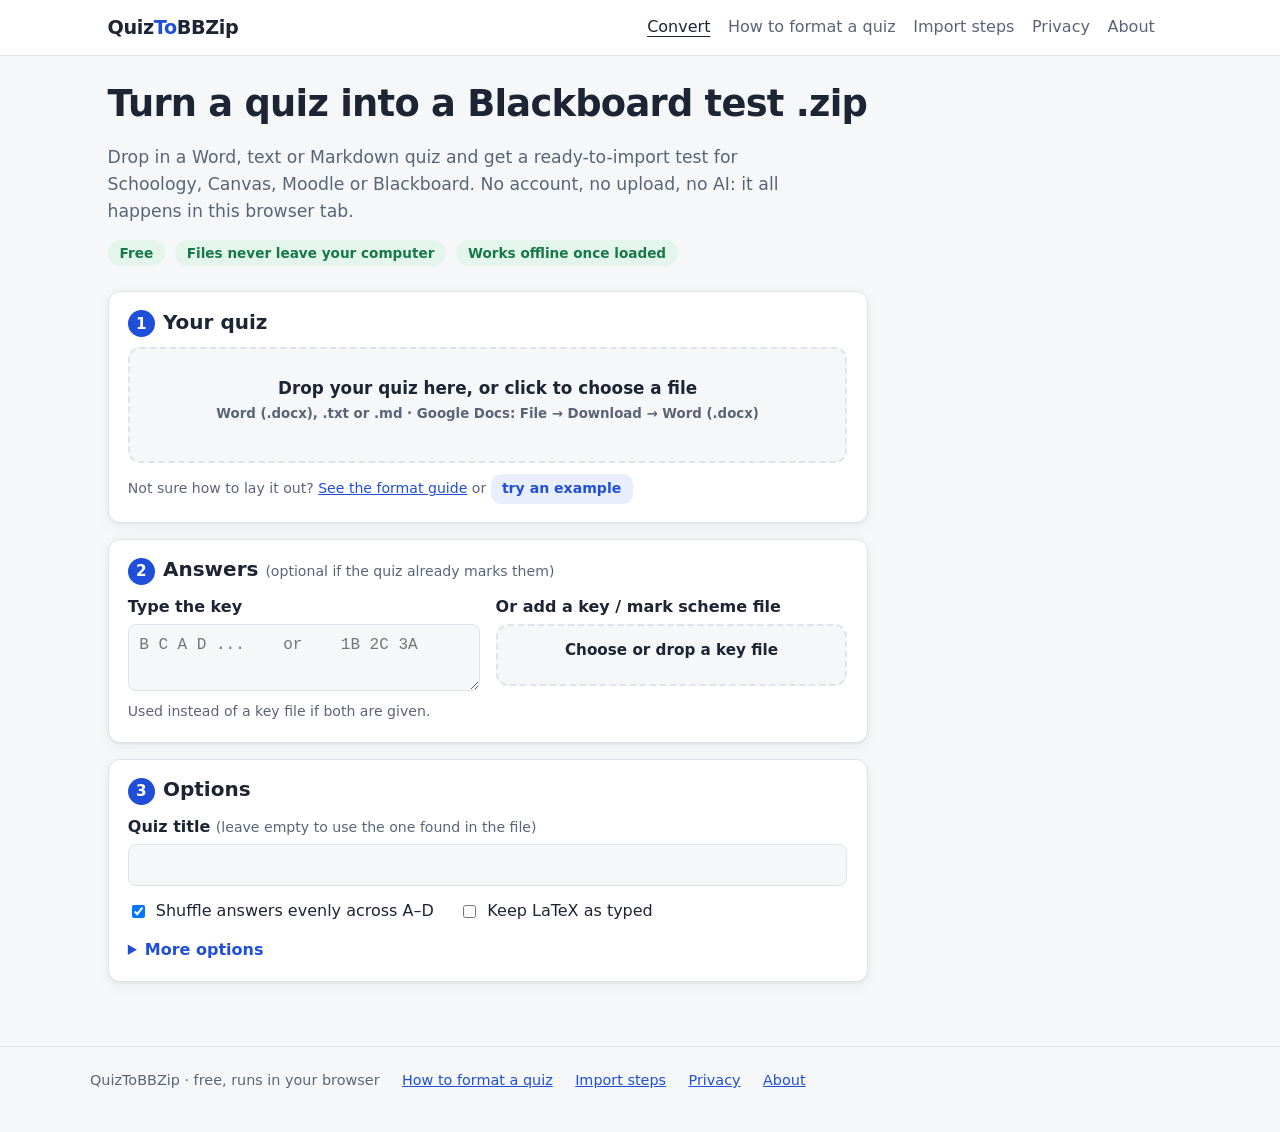
<file: index.html>
<!DOCTYPE html>
<html lang="en">
<head>
<meta charset="utf-8">
<meta name="viewport" content="width=device-width, initial-scale=1">
<title>QuizToBBZip - turn a Word quiz into a Blackboard test .zip for Schoology, Canvas and Moodle</title>
<meta name="description" content="Free quiz converter that runs in your browser. Drop in a Word, text or Markdown quiz and download a Blackboard test .zip for Schoology, Canvas, Moodle or Blackboard.">
<meta name="color-scheme" content="light dark">
<link rel="icon" href="data:image/svg+xml,%3Csvg xmlns=%27http://www.w3.org/2000/svg%27 viewBox=%270 0 32 32%27%3E%3Crect width=%2732%27 height=%2732%27 rx=%277%27 fill=%27%231f4fd8%27/%3E%3Cpath d=%27M9 17l5 5 9-12%27 stroke=%27white%27 stroke-width=%273.5%27 fill=%27none%27 stroke-linecap=%27round%27 stroke-linejoin=%27round%27/%3E%3C/svg%3E">
<link rel="stylesheet" href="style.css">
</head>
<body>
<a class="skip" href="#main">Skip to content</a>
<header class="site-header"><div class="bar"><a class="logo" href="index.html">Quiz<span>To</span>BBZip</a><nav aria-label="Main"><a href="index.html" aria-current="page">Convert</a><a href="how-to.html">How to format a quiz</a><a href="import.html">Import steps</a><a href="privacy.html">Privacy</a><a href="about.html">About</a></nav></div></header>
<div class="ad-slot ad-header" data-slot="header" hidden><span class="ad-label">Advertisement</span></div>
<div class="wrap with-side">
<main id="main" class="prose">

<h1>Turn a quiz into a Blackboard test .zip</h1>
<p class="lede">Drop in a Word, text or Markdown quiz and get a ready-to-import test for Schoology, Canvas, Moodle or Blackboard. No account, no upload, no AI: it all happens in this browser tab.</p>
<ul class="badges"><li>Free</li><li>Files never leave your computer</li><li>Works offline once loaded</li></ul>

<div id="error" class="msg err" role="alert" hidden></div>

<section class="card" aria-labelledby="s1">
  <h2 id="s1"><span class="step">1</span>Your quiz</h2>
  <label class="drop" id="quizDrop">
    <input type="file" id="quizInput" accept=".docx,.txt,.md,.text">
    <strong>Drop your quiz here, or click to choose a file</strong>
    <small>Word (.docx), .txt or .md &middot; Google Docs: File &rarr; Download &rarr; Word (.docx)</small>
    <div class="filechip" id="quizChip" aria-live="polite"></div>
  </label>
  <p class="hint" style="margin:.7rem 0 0">Not sure how to lay it out? <a href="how-to.html">See the format guide</a> or <button type="button" class="secondary" id="trySample" style="padding:.25rem .7rem;font-weight:600">try an example</button></p>
</section>

<section class="card" aria-labelledby="s2">
  <h2 id="s2"><span class="step">2</span>Answers <span class="hint">(optional if the quiz already marks them)</span></h2>
  <div class="grid2">
    <div>
      <label for="keyText">Type the key</label>
      <textarea id="keyText" rows="2" placeholder="B C A D ...    or    1B 2C 3A" spellcheck="false"></textarea>
      <span class="hint">Used instead of a key file if both are given.</span>
    </div>
    <div>
      <label for="keyInput">Or add a key / mark scheme file</label>
      <label class="drop" id="keyDrop" style="padding:.8rem .6rem">
        <input type="file" id="keyInput" accept=".docx,.txt,.md,.text">
        <strong style="font-size:.95rem">Choose or drop a key file</strong>
        <div class="filechip" id="keyChip" aria-live="polite"></div>
      </label>
      <button type="button" class="secondary" id="clearKey" hidden style="margin-top:.4rem;padding:.25rem .7rem;font-weight:600">Remove key file</button>
    </div>
  </div>
</section>

<section class="card" aria-labelledby="s3">
  <h2 id="s3"><span class="step">3</span>Options</h2>
  <label for="title">Quiz title <span class="hint">(leave empty to use the one found in the file)</span></label>
  <input type="text" id="title" autocomplete="off">
  <div class="checks">
    <label><input type="checkbox" id="shuffle" checked> Shuffle answers evenly across A&ndash;D</label>
    <label><input type="checkbox" id="keepLatex"> Keep LaTeX as typed</label>
  </div>
  <details class="more">
    <summary>More options</summary>
    <div class="grid2">
      <div><label for="points">Points per multiple-choice question</label><input type="number" id="points" value="1" min="0.5" step="0.5"></div>
      <div><label for="seed">Shuffle seed <span class="hint">(change it for a different order)</span></label><input type="number" id="seed" value="1" step="1"></div>
    </div>
    <div style="margin-top:.8rem"><label for="instructions">Instructions shown at the start of the quiz</label><textarea id="instructions" rows="2"></textarea></div>
    <div class="checks"><label><input type="checkbox" id="packFigures" checked> Pack pictures inside the Blackboard .zip</label></div>
  </details>
</section>

<section id="results" class="card" aria-labelledby="s4" aria-live="polite" hidden>
  <h2 id="s4"><span class="step">4</span>What was found</h2>
  <div class="summary" id="summary"></div>
  <div id="warnings" class="msg warn" hidden></div>
  <div id="missingBox" class="msg warn" hidden>
    <strong><span id="missingCount">0</span> multiple-choice question(s) have no answer yet</strong> (red rows below). Add them in the key box above, or tick the box to build anyway (they become answer A and you fix them in your LMS).
    <label style="font-weight:500;margin-top:.4rem;display:flex;gap:.5rem;align-items:center"><input type="checkbox" id="allowMissing"> Build anyway</label>
  </div>
  <div class="tablewrap"><table>
    <thead><tr><th scope="col">Q</th><th scope="col">Question</th><th scope="col">Type</th><th scope="col">Answer</th><th scope="col">How found</th><th scope="col">Figure</th></tr></thead>
    <tbody id="tbody"></tbody>
  </table></div>
  <h3>Answer key in the order the test will have</h3>
  <div class="keyline" id="keyline"></div>
  <p class="hint" id="shuffleNote" hidden>Answers were shuffled, so these letters differ from your paper copy (shown as old &rarr; new in the table). Use this key, or the Key file in the download.</p>
  <div class="actions">
    <button type="button" id="dlAll" disabled>Download everything (.zip)</button>
    <button type="button" class="secondary" id="dlBB" disabled>Blackboard .zip only</button>
  </div>
  <p class="hint">Everything contains the Blackboard test, the answer key, a plain-text version to paste, a check report and your figures. <a href="import.html">How to import it</a>.</p>
  <div id="done" class="msg good" hidden role="status"></div>
</section>

</main>
<aside class="side" hidden aria-label="Advertisement"><div class="ad-slot ad-sidebar" data-slot="sidebar" hidden><span class="ad-label">Advertisement</span></div></aside>
</div>
<div class="ad-slot ad-footer" data-slot="footer" hidden><span class="ad-label">Advertisement</span></div>
<footer class="site-footer"><div class="inner"><span>QuizToBBZip &middot; free, runs in your browser</span><a href="how-to.html">How to format a quiz</a><a href="import.html">Import steps</a><a href="privacy.html">Privacy</a><a href="about.html">About</a><a href="#" data-cookie-settings hidden>Cookie settings</a></div></footer>
<script src="config.js"></script>
<script src="engine.js"></script>
<script src="app.js"></script>
<script src="site.js"></script>
</body>
</html>
</file>
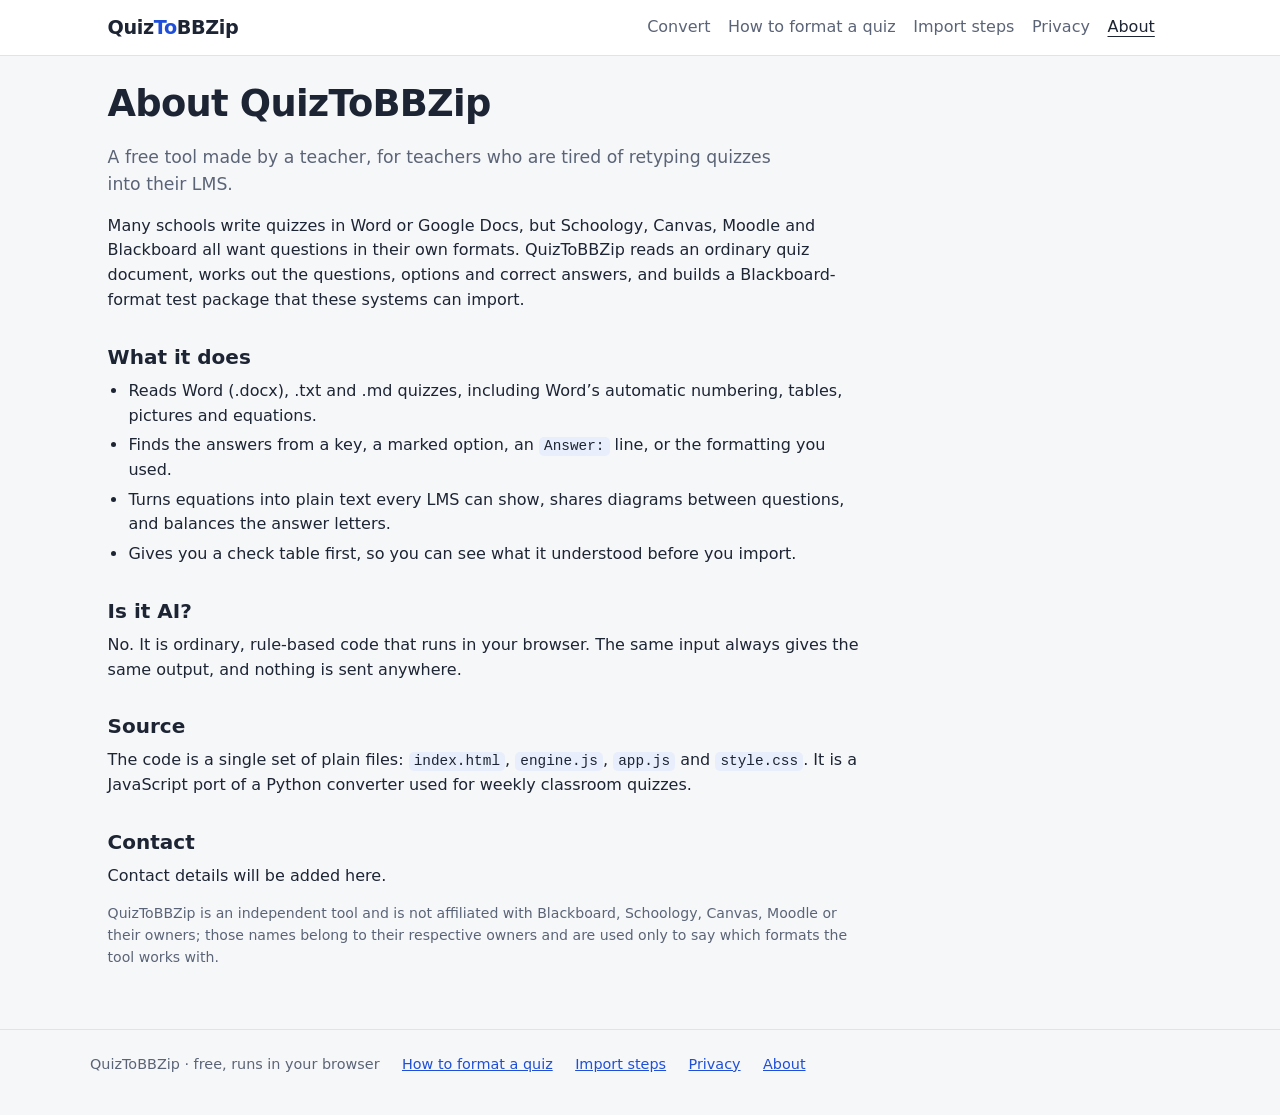
<file: about.html>
<!DOCTYPE html>
<html lang="en">
<head>
<meta charset="utf-8">
<meta name="viewport" content="width=device-width, initial-scale=1">
<title>About - QuizToBBZip</title>
<meta name="description" content="About QuizToBBZip, a free browser-based converter from Word quizzes to Blackboard test packages.">
<meta name="color-scheme" content="light dark">
<link rel="icon" href="data:image/svg+xml,%3Csvg xmlns=%27http://www.w3.org/2000/svg%27 viewBox=%270 0 32 32%27%3E%3Crect width=%2732%27 height=%2732%27 rx=%277%27 fill=%27%231f4fd8%27/%3E%3Cpath d=%27M9 17l5 5 9-12%27 stroke=%27white%27 stroke-width=%273.5%27 fill=%27none%27 stroke-linecap=%27round%27 stroke-linejoin=%27round%27/%3E%3C/svg%3E">
<link rel="stylesheet" href="style.css">
</head>
<body>
<a class="skip" href="#main">Skip to content</a>
<header class="site-header"><div class="bar"><a class="logo" href="index.html">Quiz<span>To</span>BBZip</a><nav aria-label="Main"><a href="index.html">Convert</a><a href="how-to.html">How to format a quiz</a><a href="import.html">Import steps</a><a href="privacy.html">Privacy</a><a href="about.html" aria-current="page">About</a></nav></div></header>
<div class="ad-slot ad-header" data-slot="header" hidden><span class="ad-label">Advertisement</span></div>
<div class="wrap with-side">
<main id="main" class="prose">

<h1>About QuizToBBZip</h1>
<p class="lede">A free tool made by a teacher, for teachers who are tired of retyping quizzes into their LMS.</p>
<p>Many schools write quizzes in Word or Google Docs, but Schoology, Canvas, Moodle and Blackboard all want questions in their own formats. QuizToBBZip reads an ordinary quiz document, works out the questions, options and correct answers, and builds a Blackboard-format test package that these systems can import.</p>

<h2>What it does</h2>
<ul>
<li>Reads Word (.docx), .txt and .md quizzes, including Word&rsquo;s automatic numbering, tables, pictures and equations.</li>
<li>Finds the answers from a key, a marked option, an <code>Answer:</code> line, or the formatting you used.</li>
<li>Turns equations into plain text every LMS can show, shares diagrams between questions, and balances the answer letters.</li>
<li>Gives you a check table first, so you can see what it understood before you import.</li>
</ul>

<h2>Is it AI?</h2>
<p>No. It is ordinary, rule-based code that runs in your browser. The same input always gives the same output, and nothing is sent anywhere.</p>

<h2>Source</h2>
<p><span data-repo>The code is a single set of plain files: <code>index.html</code>, <code>engine.js</code>, <code>app.js</code> and <code>style.css</code>.</span> It is a JavaScript port of a Python converter used for weekly classroom quizzes.</p>

<h2>Contact</h2>
<p><span data-contact>Contact details will be added here.</span></p>
<p class="hint">QuizToBBZip is an independent tool and is not affiliated with Blackboard, Schoology, Canvas, Moodle or their owners; those names belong to their respective owners and are used only to say which formats the tool works with.</p>

</main>
<aside class="side" hidden aria-label="Advertisement"><div class="ad-slot ad-sidebar" data-slot="sidebar" hidden><span class="ad-label">Advertisement</span></div></aside>
</div>
<div class="ad-slot ad-footer" data-slot="footer" hidden><span class="ad-label">Advertisement</span></div>
<footer class="site-footer"><div class="inner"><span>QuizToBBZip &middot; free, runs in your browser</span><a href="how-to.html">How to format a quiz</a><a href="import.html">Import steps</a><a href="privacy.html">Privacy</a><a href="about.html">About</a><a href="#" data-cookie-settings hidden>Cookie settings</a></div></footer>
<script src="config.js"></script>
<script src="site.js"></script>
</body>
</html>
</file>
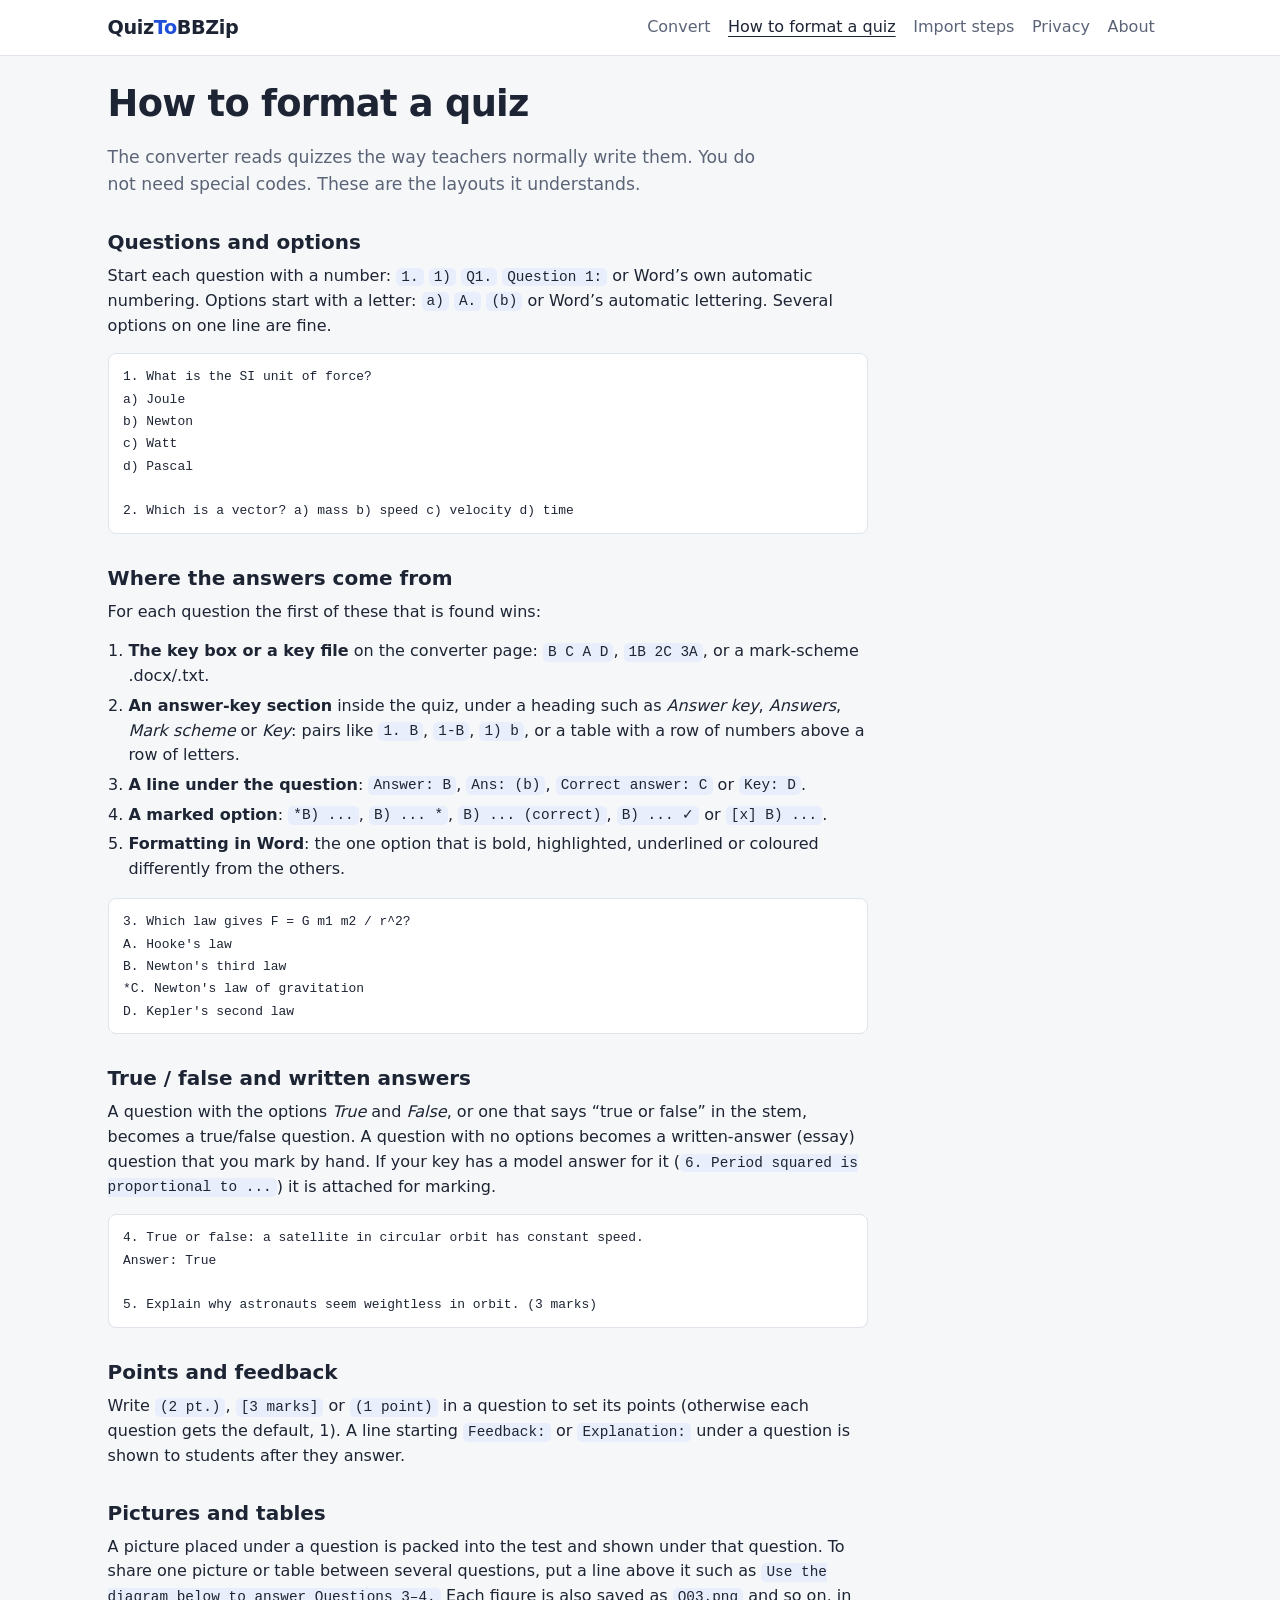
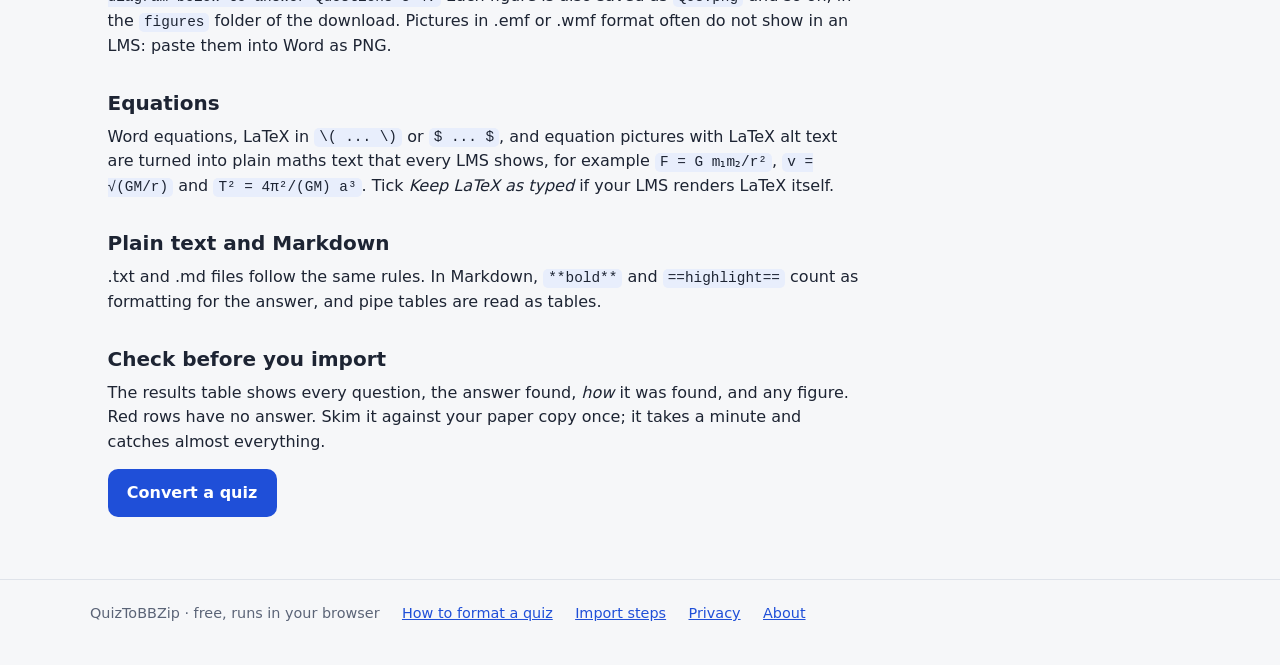
<file: how-to.html>
<!DOCTYPE html>
<html lang="en">
<head>
<meta charset="utf-8">
<meta name="viewport" content="width=device-width, initial-scale=1">
<title>How to format a quiz for QuizToBBZip</title>
<meta name="description" content="Layouts the converter understands: numbering, options, answer keys, true/false, written answers, pictures and equations.">
<meta name="color-scheme" content="light dark">
<link rel="icon" href="data:image/svg+xml,%3Csvg xmlns=%27http://www.w3.org/2000/svg%27 viewBox=%270 0 32 32%27%3E%3Crect width=%2732%27 height=%2732%27 rx=%277%27 fill=%27%231f4fd8%27/%3E%3Cpath d=%27M9 17l5 5 9-12%27 stroke=%27white%27 stroke-width=%273.5%27 fill=%27none%27 stroke-linecap=%27round%27 stroke-linejoin=%27round%27/%3E%3C/svg%3E">
<link rel="stylesheet" href="style.css">
</head>
<body>
<a class="skip" href="#main">Skip to content</a>
<header class="site-header"><div class="bar"><a class="logo" href="index.html">Quiz<span>To</span>BBZip</a><nav aria-label="Main"><a href="index.html">Convert</a><a href="how-to.html" aria-current="page">How to format a quiz</a><a href="import.html">Import steps</a><a href="privacy.html">Privacy</a><a href="about.html">About</a></nav></div></header>
<div class="ad-slot ad-header" data-slot="header" hidden><span class="ad-label">Advertisement</span></div>
<div class="wrap with-side">
<main id="main" class="prose">

<h1>How to format a quiz</h1>
<p class="lede">The converter reads quizzes the way teachers normally write them. You do not need special codes. These are the layouts it understands.</p>

<h2>Questions and options</h2>
<p>Start each question with a number: <code>1.</code> <code>1)</code> <code>Q1.</code> <code>Question 1:</code> or Word&rsquo;s own automatic numbering. Options start with a letter: <code>a)</code> <code>A.</code> <code>(b)</code> or Word&rsquo;s automatic lettering. Several options on one line are fine.</p>
<pre><code>1. What is the SI unit of force?
a) Joule
b) Newton
c) Watt
d) Pascal

2. Which is a vector? a) mass b) speed c) velocity d) time</code></pre>

<h2>Where the answers come from</h2>
<p>For each question the first of these that is found wins:</p>
<ol>
<li><strong>The key box or a key file</strong> on the converter page: <code>B C A D</code>, <code>1B 2C 3A</code>, or a mark-scheme .docx/.txt.</li>
<li><strong>An answer-key section</strong> inside the quiz, under a heading such as <em>Answer key</em>, <em>Answers</em>, <em>Mark scheme</em> or <em>Key</em>: pairs like <code>1. B</code>, <code>1-B</code>, <code>1) b</code>, or a table with a row of numbers above a row of letters.</li>
<li><strong>A line under the question</strong>: <code>Answer: B</code>, <code>Ans: (b)</code>, <code>Correct answer: C</code> or <code>Key: D</code>.</li>
<li><strong>A marked option</strong>: <code>*B) ...</code>, <code>B) ... *</code>, <code>B) ... (correct)</code>, <code>B) ... &#10003;</code> or <code>[x] B) ...</code>.</li>
<li><strong>Formatting in Word</strong>: the one option that is bold, highlighted, underlined or coloured differently from the others.</li>
</ol>
<pre><code>3. Which law gives F = G m1 m2 / r^2?
A. Hooke's law
B. Newton's third law
*C. Newton's law of gravitation
D. Kepler's second law</code></pre>

<h2>True / false and written answers</h2>
<p>A question with the options <em>True</em> and <em>False</em>, or one that says &ldquo;true or false&rdquo; in the stem, becomes a true/false question. A question with no options becomes a written-answer (essay) question that you mark by hand. If your key has a model answer for it (<code>6. Period squared is proportional to ...</code>) it is attached for marking.</p>
<pre><code>4. True or false: a satellite in circular orbit has constant speed.
Answer: True

5. Explain why astronauts seem weightless in orbit. (3 marks)</code></pre>

<h2>Points and feedback</h2>
<p>Write <code>(2 pt.)</code>, <code>[3 marks]</code> or <code>(1 point)</code> in a question to set its points (otherwise each question gets the default, 1). A line starting <code>Feedback:</code> or <code>Explanation:</code> under a question is shown to students after they answer.</p>

<h2>Pictures and tables</h2>
<p>A picture placed under a question is packed into the test and shown under that question. To share one picture or table between several questions, put a line above it such as <code>Use the diagram below to answer Questions 3&ndash;4.</code> Each figure is also saved as <code>Q03.png</code> and so on, in the <code>figures</code> folder of the download. Pictures in .emf or .wmf format often do not show in an LMS: paste them into Word as PNG.</p>

<h2>Equations</h2>
<p>Word equations, LaTeX in <code>\( ... \)</code> or <code>$ ... $</code>, and equation pictures with LaTeX alt text are turned into plain maths text that every LMS shows, for example <code>F = G m&#8321;m&#8322;/r&sup2;</code>, <code>v = &radic;(GM/r)</code> and <code>T&sup2; = 4&pi;&sup2;/(GM) a&sup3;</code>. Tick <em>Keep LaTeX as typed</em> if your LMS renders LaTeX itself.</p>

<h2>Plain text and Markdown</h2>
<p>.txt and .md files follow the same rules. In Markdown, <code>**bold**</code> and <code>==highlight==</code> count as formatting for the answer, and pipe tables are read as tables.</p>

<h2>Check before you import</h2>
<p>The results table shows every question, the answer found, <em>how</em> it was found, and any figure. Red rows have no answer. Skim it against your paper copy once; it takes a minute and catches almost everything.</p>
<p><a class="btn" href="index.html">Convert a quiz</a></p>

</main>
<aside class="side" hidden aria-label="Advertisement"><div class="ad-slot ad-sidebar" data-slot="sidebar" hidden><span class="ad-label">Advertisement</span></div></aside>
</div>
<div class="ad-slot ad-footer" data-slot="footer" hidden><span class="ad-label">Advertisement</span></div>
<footer class="site-footer"><div class="inner"><span>QuizToBBZip &middot; free, runs in your browser</span><a href="how-to.html">How to format a quiz</a><a href="import.html">Import steps</a><a href="privacy.html">Privacy</a><a href="about.html">About</a><a href="#" data-cookie-settings hidden>Cookie settings</a></div></footer>
<script src="config.js"></script>
<script src="site.js"></script>
</body>
</html>
</file>
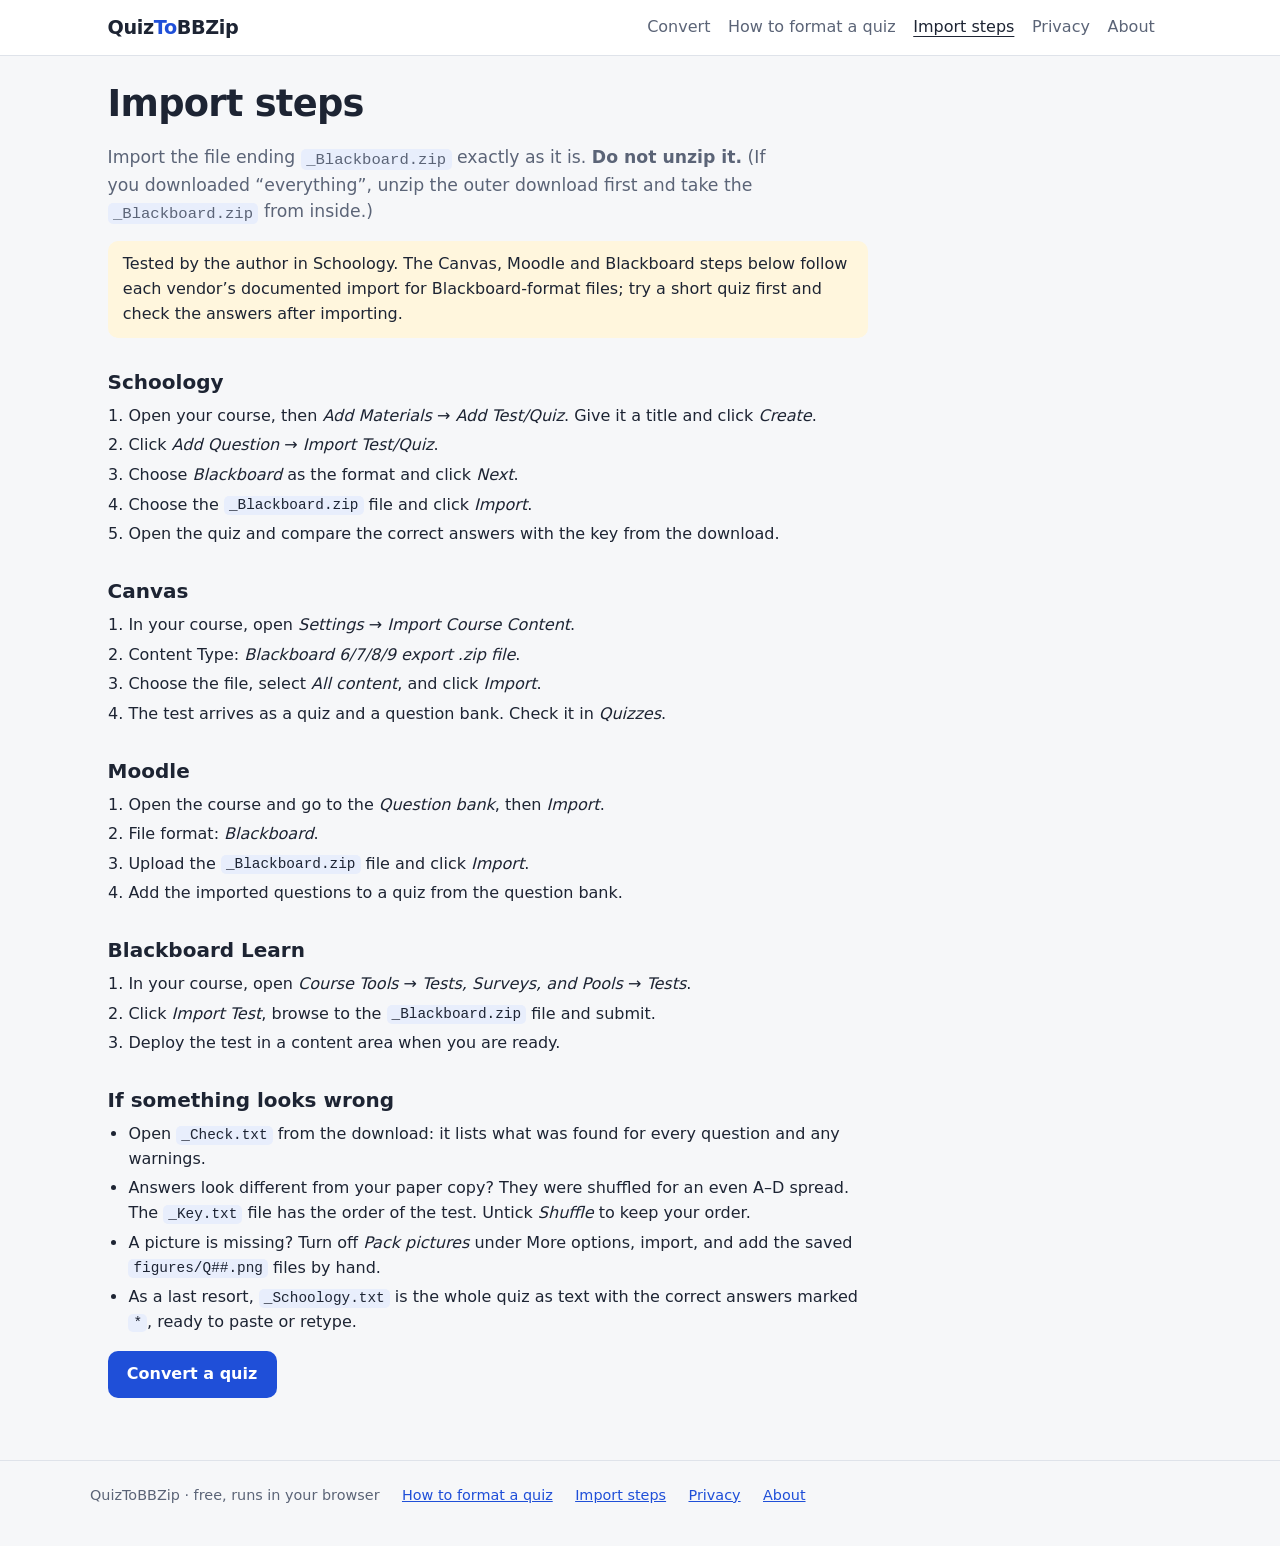
<file: import.html>
<!DOCTYPE html>
<html lang="en">
<head>
<meta charset="utf-8">
<meta name="viewport" content="width=device-width, initial-scale=1">
<title>Import steps for Schoology, Canvas, Moodle and Blackboard</title>
<meta name="description" content="How to import the Blackboard test .zip into Schoology, Canvas, Moodle and Blackboard Learn.">
<meta name="color-scheme" content="light dark">
<link rel="icon" href="data:image/svg+xml,%3Csvg xmlns=%27http://www.w3.org/2000/svg%27 viewBox=%270 0 32 32%27%3E%3Crect width=%2732%27 height=%2732%27 rx=%277%27 fill=%27%231f4fd8%27/%3E%3Cpath d=%27M9 17l5 5 9-12%27 stroke=%27white%27 stroke-width=%273.5%27 fill=%27none%27 stroke-linecap=%27round%27 stroke-linejoin=%27round%27/%3E%3C/svg%3E">
<link rel="stylesheet" href="style.css">
</head>
<body>
<a class="skip" href="#main">Skip to content</a>
<header class="site-header"><div class="bar"><a class="logo" href="index.html">Quiz<span>To</span>BBZip</a><nav aria-label="Main"><a href="index.html">Convert</a><a href="how-to.html">How to format a quiz</a><a href="import.html" aria-current="page">Import steps</a><a href="privacy.html">Privacy</a><a href="about.html">About</a></nav></div></header>
<div class="ad-slot ad-header" data-slot="header" hidden><span class="ad-label">Advertisement</span></div>
<div class="wrap with-side">
<main id="main" class="prose">

<h1>Import steps</h1>
<p class="lede">Import the file ending <code>_Blackboard.zip</code> exactly as it is. <strong>Do not unzip it.</strong> (If you downloaded &ldquo;everything&rdquo;, unzip the outer download first and take the <code>_Blackboard.zip</code> from inside.)</p>
<p class="msg note">Tested by the author in Schoology. The Canvas, Moodle and Blackboard steps below follow each vendor&rsquo;s documented import for Blackboard-format files; try a short quiz first and check the answers after importing.</p>

<h2>Schoology</h2>
<ol>
<li>Open your course, then <em>Add Materials</em> &rarr; <em>Add Test/Quiz</em>. Give it a title and click <em>Create</em>.</li>
<li>Click <em>Add Question</em> &rarr; <em>Import Test/Quiz</em>.</li>
<li>Choose <em>Blackboard</em> as the format and click <em>Next</em>.</li>
<li>Choose the <code>_Blackboard.zip</code> file and click <em>Import</em>.</li>
<li>Open the quiz and compare the correct answers with the key from the download.</li>
</ol>

<h2>Canvas</h2>
<ol>
<li>In your course, open <em>Settings</em> &rarr; <em>Import Course Content</em>.</li>
<li>Content Type: <em>Blackboard 6/7/8/9 export .zip file</em>.</li>
<li>Choose the file, select <em>All content</em>, and click <em>Import</em>.</li>
<li>The test arrives as a quiz and a question bank. Check it in <em>Quizzes</em>.</li>
</ol>

<h2>Moodle</h2>
<ol>
<li>Open the course and go to the <em>Question bank</em>, then <em>Import</em>.</li>
<li>File format: <em>Blackboard</em>.</li>
<li>Upload the <code>_Blackboard.zip</code> file and click <em>Import</em>.</li>
<li>Add the imported questions to a quiz from the question bank.</li>
</ol>

<h2>Blackboard Learn</h2>
<ol>
<li>In your course, open <em>Course Tools</em> &rarr; <em>Tests, Surveys, and Pools</em> &rarr; <em>Tests</em>.</li>
<li>Click <em>Import Test</em>, browse to the <code>_Blackboard.zip</code> file and submit.</li>
<li>Deploy the test in a content area when you are ready.</li>
</ol>

<h2>If something looks wrong</h2>
<ul>
<li>Open <code>_Check.txt</code> from the download: it lists what was found for every question and any warnings.</li>
<li>Answers look different from your paper copy? They were shuffled for an even A&ndash;D spread. The <code>_Key.txt</code> file has the order of the test. Untick <em>Shuffle</em> to keep your order.</li>
<li>A picture is missing? Turn off <em>Pack pictures</em> under More options, import, and add the saved <code>figures/Q##.png</code> files by hand.</li>
<li>As a last resort, <code>_Schoology.txt</code> is the whole quiz as text with the correct answers marked <code>*</code>, ready to paste or retype.</li>
</ul>
<p><a class="btn" href="index.html">Convert a quiz</a></p>

</main>
<aside class="side" hidden aria-label="Advertisement"><div class="ad-slot ad-sidebar" data-slot="sidebar" hidden><span class="ad-label">Advertisement</span></div></aside>
</div>
<div class="ad-slot ad-footer" data-slot="footer" hidden><span class="ad-label">Advertisement</span></div>
<footer class="site-footer"><div class="inner"><span>QuizToBBZip &middot; free, runs in your browser</span><a href="how-to.html">How to format a quiz</a><a href="import.html">Import steps</a><a href="privacy.html">Privacy</a><a href="about.html">About</a><a href="#" data-cookie-settings hidden>Cookie settings</a></div></footer>
<script src="config.js"></script>
<script src="site.js"></script>
</body>
</html>
</file>
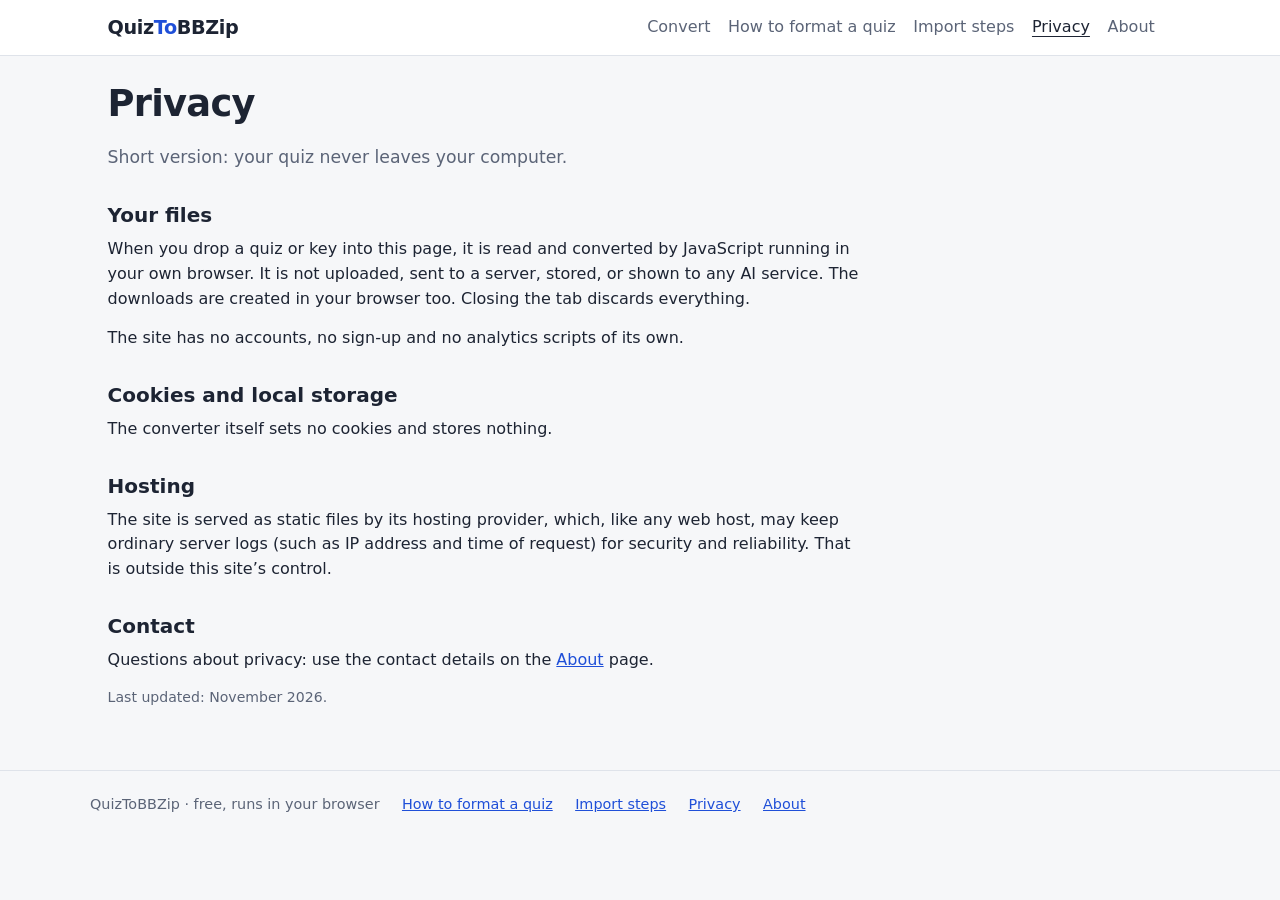
<file: privacy.html>
<!DOCTYPE html>
<html lang="en">
<head>
<meta charset="utf-8">
<meta name="viewport" content="width=device-width, initial-scale=1">
<title>Privacy - QuizToBBZip</title>
<meta name="description" content="QuizToBBZip converts quizzes entirely in your browser. Your files are never uploaded.">
<meta name="color-scheme" content="light dark">
<link rel="icon" href="data:image/svg+xml,%3Csvg xmlns=%27http://www.w3.org/2000/svg%27 viewBox=%270 0 32 32%27%3E%3Crect width=%2732%27 height=%2732%27 rx=%277%27 fill=%27%231f4fd8%27/%3E%3Cpath d=%27M9 17l5 5 9-12%27 stroke=%27white%27 stroke-width=%273.5%27 fill=%27none%27 stroke-linecap=%27round%27 stroke-linejoin=%27round%27/%3E%3C/svg%3E">
<link rel="stylesheet" href="style.css">
</head>
<body>
<a class="skip" href="#main">Skip to content</a>
<header class="site-header"><div class="bar"><a class="logo" href="index.html">Quiz<span>To</span>BBZip</a><nav aria-label="Main"><a href="index.html">Convert</a><a href="how-to.html">How to format a quiz</a><a href="import.html">Import steps</a><a href="privacy.html" aria-current="page">Privacy</a><a href="about.html">About</a></nav></div></header>
<div class="ad-slot ad-header" data-slot="header" hidden><span class="ad-label">Advertisement</span></div>
<div class="wrap with-side">
<main id="main" class="prose">

<h1>Privacy</h1>
<p class="lede">Short version: your quiz never leaves your computer.</p>

<h2>Your files</h2>
<p>When you drop a quiz or key into this page, it is read and converted by JavaScript running in your own browser. It is not uploaded, sent to a server, stored, or shown to any AI service. The downloads are created in your browser too. Closing the tab discards everything.</p>
<p>The site has no accounts, no sign-up and no analytics scripts of its own.</p>

<h2>Cookies and local storage</h2>
<p>The converter itself sets no cookies and stores nothing. <span data-ads-only hidden>If you choose &ldquo;Accept ads&rdquo; in the banner, your choice is remembered in your browser&rsquo;s local storage so the banner does not ask again; &ldquo;Cookie settings&rdquo; in the footer lets you change it.</span></p>

<section data-ads-only hidden>
<h2>Advertising</h2>
<p>This site shows ads from Google AdSense to cover its running costs. Ads load only after you accept them. When they do, Google and its partners may use cookies or similar technologies to show and measure ads, and may personalise them based on your browsing. See <a href="https://policies.google.com/technologies/ads">how Google uses data from sites that use its services</a> and <a href="https://adssettings.google.com">Google&rsquo;s ad settings</a>. If you decline, no ad scripts are loaded. None of this ever involves the content of your quizzes, which stay in your browser.</p>
</section>

<h2>Hosting</h2>
<p>The site is served as static files by its hosting provider, which, like any web host, may keep ordinary server logs (such as IP address and time of request) for security and reliability. That is outside this site&rsquo;s control.</p>

<h2>Contact</h2>
<p>Questions about privacy: <span data-contact>use the contact details on the <a href="about.html">About</a> page</span>.</p>
<p class="hint">Last updated: November 2026.</p>

</main>
<aside class="side" hidden aria-label="Advertisement"><div class="ad-slot ad-sidebar" data-slot="sidebar" hidden><span class="ad-label">Advertisement</span></div></aside>
</div>
<div class="ad-slot ad-footer" data-slot="footer" hidden><span class="ad-label">Advertisement</span></div>
<footer class="site-footer"><div class="inner"><span>QuizToBBZip &middot; free, runs in your browser</span><a href="how-to.html">How to format a quiz</a><a href="import.html">Import steps</a><a href="privacy.html">Privacy</a><a href="about.html">About</a><a href="#" data-cookie-settings hidden>Cookie settings</a></div></footer>
<script src="config.js"></script>
<script src="site.js"></script>
</body>
</html>
</file>
<file: style.css>
/* QuizToBBZip - plain CSS, no frameworks, no external fonts */
:root {
  --bg: #f6f7f9; --card: #ffffff; --ink: #1d2433; --muted: #5b6477; --line: #dfe3ea;
  --brand: #1f4fd8; --brand-ink: #ffffff; --brand-soft: #e8eefc;
  --ok: #17794a; --ok-soft: #e4f5ec; --warn: #b3261e; --warn-soft: #fdecea; --note-soft: #fff6dd;
  --radius: 12px; --shadow: 0 1px 2px rgba(20, 30, 50, .06), 0 4px 14px rgba(20, 30, 50, .05);
  --mono: ui-monospace, SFMono-Regular, Menlo, Consolas, "Liberation Mono", monospace;
}
@media (prefers-color-scheme: dark) {
  :root {
    --bg: #12151c; --card: #1a1f2a; --ink: #e8ebf2; --muted: #9aa3b5; --line: #2c3342;
    --brand: #6f97ff; --brand-ink: #0c1220; --brand-soft: #1f2a47;
    --ok: #62d49b; --ok-soft: #14291f; --warn: #ff8b82; --warn-soft: #36191a; --note-soft: #2f2a17;
    --shadow: none;
  }
}
* { box-sizing: border-box; }
html { -webkit-text-size-adjust: 100%; }
body { margin: 0; background: var(--bg); color: var(--ink); font: 16px/1.55 system-ui, -apple-system, "Segoe UI", Roboto, "Helvetica Neue", Arial, sans-serif; }
a { color: var(--brand); }
h1, h2, h3 { line-height: 1.2; margin: 0 0 .5em; }
h1 { font-size: clamp(1.7rem, 3.4vw, 2.3rem); letter-spacing: -.02em; }
h2 { font-size: 1.25rem; margin-top: 1.6em; }
h3 { font-size: 1.05rem; margin-top: 1.2em; }
p { margin: 0 0 .9em; }
code, pre { font-family: var(--mono); font-size: .9em; }
code { background: var(--brand-soft); padding: .1em .35em; border-radius: 5px; }
pre { background: var(--card); border: 1px solid var(--line); border-radius: 8px; padding: .8em 1em; overflow-x: auto; white-space: pre-wrap; margin: .4em 0 1em; }
pre code { background: none; padding: 0; }
.skip { position: absolute; left: -999px; top: 0; background: var(--brand); color: var(--brand-ink); padding: .5em 1em; z-index: 10; }
.skip:focus { left: 8px; top: 8px; }

/* header / footer */
.site-header { background: var(--card); border-bottom: 1px solid var(--line); }
.bar { max-width: 1100px; margin: 0 auto; padding: .8rem 1.1rem; display: flex; flex-wrap: wrap; gap: .6rem 1.4rem; align-items: center; justify-content: space-between; }
.logo { font-weight: 800; font-size: 1.2rem; text-decoration: none; color: var(--ink); letter-spacing: -.02em; }
.logo span { color: var(--brand); }
nav a { margin-right: 1.1rem; text-decoration: none; color: var(--muted); font-weight: 500; }
nav a:hover, nav a[aria-current] { color: var(--ink); text-decoration: underline; text-underline-offset: 4px; }
.site-footer { border-top: 1px solid var(--line); margin-top: 3rem; padding: 1.4rem 1.1rem 2.5rem; color: var(--muted); font-size: .9rem; }
.site-footer .inner { max-width: 1100px; margin: 0 auto; display: flex; flex-wrap: wrap; gap: .4rem 1.4rem; }

/* layout */
.wrap { max-width: 1100px; margin: 0 auto; padding: 1.6rem 1.1rem 0; display: grid; grid-template-columns: minmax(0, 1fr); gap: 1.6rem; }
.wrap.with-side { grid-template-columns: minmax(0, 1fr) 300px; }
.wrap.with-side.no-ads { grid-template-columns: minmax(0, 1fr); }
@media (max-width: 900px) { .wrap.with-side { grid-template-columns: minmax(0, 1fr); } }
.prose { max-width: 760px; }
.prose ul, .prose ol { padding-left: 1.3em; margin: 0 0 1em; }
.prose li { margin-bottom: .3em; }
.lede { color: var(--muted); font-size: 1.08rem; max-width: 62ch; }
.card { background: var(--card); border: 1px solid var(--line); border-radius: var(--radius); box-shadow: var(--shadow); padding: 1.1rem 1.2rem; margin-bottom: 1rem; }
.card > h2:first-child { margin-top: 0; }
.step { display: inline-grid; place-items: center; width: 1.7rem; height: 1.7rem; border-radius: 50%; background: var(--brand); color: var(--brand-ink); font-weight: 700; font-size: .95rem; margin-right: .5rem; }
.badges { display: flex; flex-wrap: wrap; gap: .4rem .6rem; margin: .8rem 0 1.3rem; padding: 0; list-style: none; }
.badges li { background: var(--ok-soft); color: var(--ok); border-radius: 999px; padding: .15rem .75rem; font-size: .85rem; font-weight: 600; }

/* form controls */
.drop { border: 2px dashed var(--line); border-radius: var(--radius); padding: 1.6rem 1rem; text-align: center; cursor: pointer; transition: border-color .15s, background .15s; background: var(--bg); }
.drop:hover, .drop.over, .drop:focus-within { border-color: var(--brand); background: var(--brand-soft); }
.drop strong { display: block; font-size: 1.05rem; }
.drop small { color: var(--muted); }
.drop input[type=file] { position: absolute; width: 1px; height: 1px; opacity: 0; }
.filechip { margin-top: .6rem; font-weight: 600; word-break: break-all; }
label { font-weight: 600; display: block; margin-bottom: .25rem; }
.hint { color: var(--muted); font-size: .88rem; font-weight: 400; }
input[type=text], input[type=number], textarea { width: 100%; font: inherit; color: inherit; background: var(--bg); border: 1px solid var(--line); border-radius: 8px; padding: .5rem .65rem; }
input:focus-visible, textarea:focus-visible, button:focus-visible, summary:focus-visible, a:focus-visible, .drop:focus-within { outline: 3px solid var(--brand); outline-offset: 2px; }
textarea { min-height: 3.4rem; resize: vertical; font-family: var(--mono); }
.grid2 { display: grid; grid-template-columns: 1fr 1fr; gap: 1rem; }
@media (max-width: 640px) { .grid2 { grid-template-columns: 1fr; } }
.checks { display: flex; flex-wrap: wrap; gap: .5rem 1.6rem; margin: .8rem 0 0; }
.checks label { display: flex; gap: .5rem; align-items: center; font-weight: 500; margin: 0; }
details.more { margin-top: .9rem; }
details.more summary { cursor: pointer; font-weight: 600; color: var(--brand); }
details.more .grid2 { margin-top: .8rem; }
button, .btn { font: inherit; font-weight: 700; border: 0; border-radius: 10px; padding: .7rem 1.2rem; cursor: pointer; background: var(--brand); color: var(--brand-ink); text-decoration: none; display: inline-block; }
button:disabled { opacity: .45; cursor: not-allowed; }
button.secondary { background: var(--brand-soft); color: var(--brand); }
.actions { display: flex; flex-wrap: wrap; gap: .7rem; align-items: center; margin-top: 1rem; }

/* results */
.msg { border-radius: 10px; padding: .7rem .95rem; margin: .7rem 0; }
.msg.err { background: var(--warn-soft); color: var(--warn); border: 1px solid var(--warn); }
.msg.warn { background: var(--warn-soft); color: var(--warn); border: 1px solid var(--warn); }
.msg.warn ul, .msg.err ul { margin: .3rem 0 0; padding-left: 1.2rem; }
.msg.note { background: var(--note-soft); }
.msg.good { background: var(--ok-soft); color: var(--ok); }
.summary { display: flex; flex-wrap: wrap; gap: .4rem 1.4rem; font-weight: 600; margin: .2rem 0 .8rem; }
.keyline { font-family: var(--mono); background: var(--bg); border: 1px solid var(--line); border-radius: 8px; padding: .5rem .7rem; word-break: break-word; margin: .4rem 0 1rem; }
.tablewrap { overflow-x: auto; border: 1px solid var(--line); border-radius: 10px; }
table { border-collapse: collapse; width: 100%; font-size: .93rem; }
th, td { text-align: left; padding: .45rem .7rem; border-bottom: 1px solid var(--line); vertical-align: top; }
th { background: var(--bg); position: sticky; top: 0; font-size: .82rem; text-transform: uppercase; letter-spacing: .03em; color: var(--muted); }
tr:last-child td { border-bottom: 0; }
tr.missing td { background: var(--warn-soft); }
tr.missing .ans { color: var(--warn); font-weight: 800; }
td.ans { font-weight: 800; white-space: nowrap; }
td.q { white-space: nowrap; font-weight: 700; }
td.txt { min-width: 14rem; color: var(--muted); }
.tag { font-size: .75rem; padding: .05rem .45rem; border-radius: 6px; background: var(--brand-soft); color: var(--brand); font-weight: 700; }
.arrow { color: var(--muted); font-weight: 400; }

/* ads (hidden unless config.js turns them on) */
.ad-slot { background: var(--card); border: 1px dashed var(--line); border-radius: 10px; text-align: center; color: var(--muted); font-size: .75rem; padding: .3rem; min-height: 90px; }
.ad-slot[hidden] { display: none; }
.ad-slot .ad-label { display: block; text-transform: uppercase; letter-spacing: .06em; font-size: .65rem; }
.ad-header { max-width: 1100px; margin: 1rem auto 0; width: calc(100% - 2.2rem); }
.ad-footer { max-width: 1100px; margin: 1.4rem auto 0; width: calc(100% - 2.2rem); }
.ad-sidebar { min-height: 250px; position: sticky; top: 1rem; }
aside[hidden] { display: none; }
.consent { position: fixed; left: 0; right: 0; bottom: 0; background: var(--card); border-top: 1px solid var(--line); box-shadow: 0 -4px 20px rgba(0,0,0,.12); padding: .9rem 1.1rem; z-index: 20; }
.consent[hidden] { display: none; }
.consent .inner { max-width: 1100px; margin: 0 auto; display: flex; flex-wrap: wrap; gap: .8rem 1.4rem; align-items: center; justify-content: space-between; }
.consent p { margin: 0; flex: 1 1 28rem; font-size: .92rem; }
[data-ads-only][hidden] { display: none; }

@media print { .site-header, .site-footer, .ad-slot, .consent, .actions { display: none !important; } }

/* the hidden attribute must always win over component display rules */
[hidden] { display: none !important; }
.prose .badges { padding: 0; margin: .8rem 0 1.3rem; }
</file>
